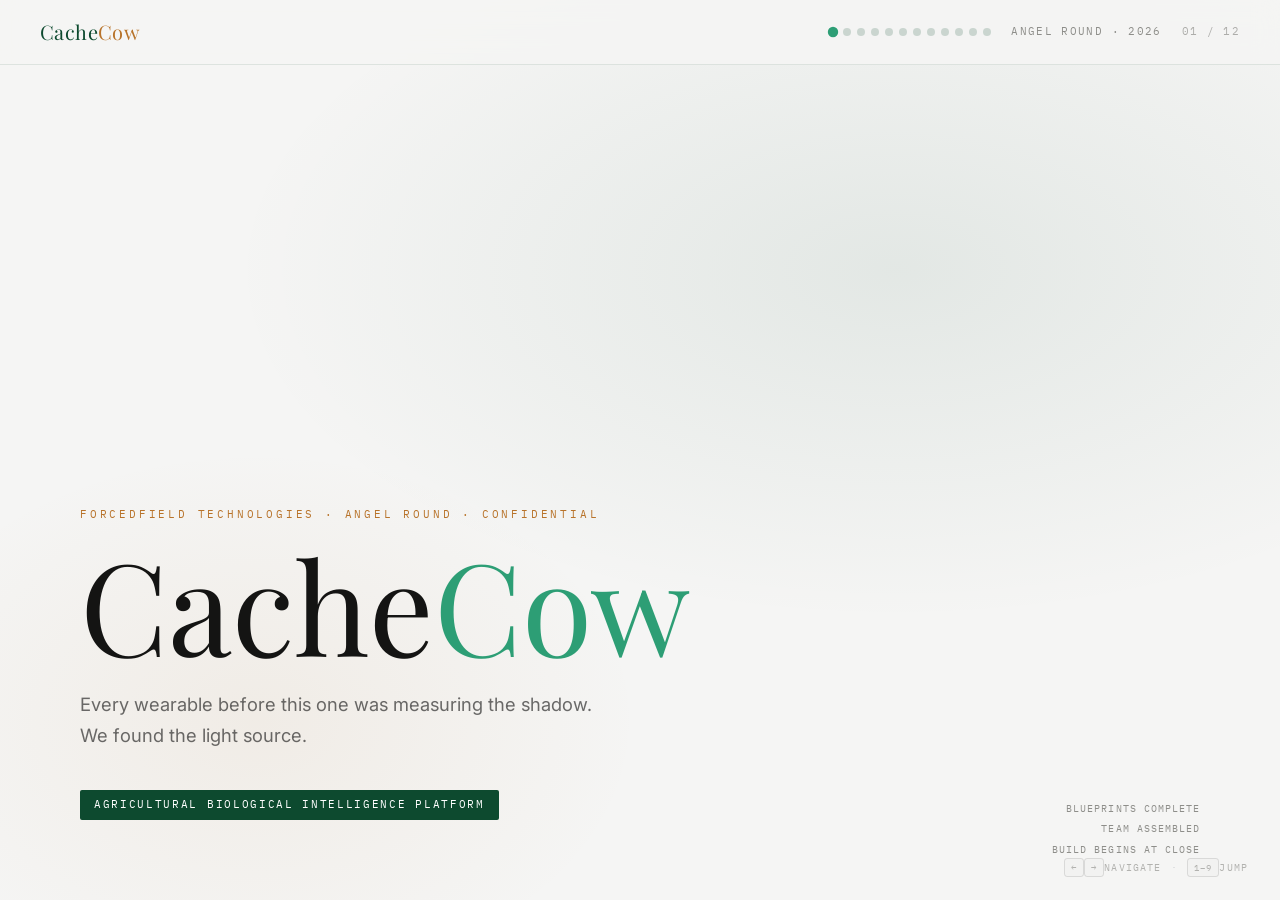
<file: shadow-pitch-v1.html>
<!DOCTYPE html>
<html lang="en">
<head>
<meta charset="UTF-8">
<meta name="viewport" content="width=device-width, initial-scale=1.0">
<title>CacheCow — Angel Round Pitch Deck</title>
<link rel="preconnect" href="https://fonts.googleapis.com">
<link href="https://fonts.googleapis.com/css2?family=DM+Serif+Display:ital@0;1&family=DM+Mono:wght@300;400;500&family=Instrument+Sans:ital,wght@0,400;0,600;1,400&family=Playfair+Display:ital,wght@0,400;0,700;0,900;1,400;1,700&family=Inter:wght@300;400;600&family=IBM+Plex+Mono:wght@400;500&display=swap" rel="stylesheet">
<script src="https://cdnjs.cloudflare.com/ajax/libs/gsap/3.12.5/gsap.min.js"></script>
<style>
  *, *::before, *::after { box-sizing: border-box; margin: 0; padding: 0; }

  :root {
    --ink:       #0A0F0D;
    --bone:      #F2EDE4;
    --leaf:      #2A5C3F;
    --leaf-mid:  #3D7A56;
    --leaf-lt:   #A8D4B8;
    --copper:    #8B4513;
    --copper-lt: #D4956A;
    --copper-pale: #F5E6D8;
    --slate:     #1C2B3A;
    --slate-lt:  #4A6580;
    --gold:      #9A7B2C;
    --gold-lt:   #E8D5A0;
    --white:     #FFFFFF;
    --mid:       #6B7280;
    --rule:      rgba(42,92,63,0.2);
  }

  html, body {
    height: 100%;
    overflow: hidden;
  }

  body {
    background: var(--ink);
    color: var(--bone);
    font-family: 'Instrument Sans', sans-serif;
    font-size: 16px;
    line-height: 1.6;
  }

  /* ── Nav ─────────────────────────────────────────────── */
  nav {
    position: fixed; top: 0; left: 0; right: 0; z-index: 100;
    display: flex; justify-content: space-between; align-items: center;
    padding: 16px 40px;
    background: rgba(10,15,13,0.92);
    backdrop-filter: blur(12px);
    border-bottom: 1px solid var(--rule);
  }
  .nav-logo {
    font-family: 'DM Serif Display', serif;
    font-size: 1.25rem;
    color: var(--leaf-lt);
    letter-spacing: 0.02em;
  }
  .nav-logo span { color: var(--copper-lt); }
  .nav-right {
    display: flex; align-items: center; gap: 20px;
  }
  .nav-slides {
    display: flex; gap: 6px;
  }
  .nav-dot {
    width: 8px; height: 8px; border-radius: 50%;
    background: var(--slate-lt); cursor: pointer;
    transition: background 0.2s, transform 0.2s;
    border: none;
  }
  .nav-dot:hover, .nav-dot.active { background: var(--leaf-lt); transform: scale(1.3); }
  .nav-label {
    font-family: 'DM Mono', monospace;
    font-size: 0.7rem; color: var(--mid);
    letter-spacing: 0.12em;
  }
  .slide-counter {
    font-family: 'DM Mono', monospace;
    font-size: 0.7rem; letter-spacing: 0.12em;
    color: rgba(107,114,128,0.6);
    min-width: 52px; text-align: right;
  }

  /* ── Deck container ──────────────────────────────────── */
  .deck {
    position: fixed;
    inset: 0;
  }

  /* ── Slides ───────────────────────────────────────────── */
  .slide {
    position: absolute;
    inset: 0;
    display: flex; flex-direction: column; justify-content: center;
    padding: 100px 80px 80px;
    overflow-y: auto;
    overflow-x: hidden;
    opacity: 0;
    pointer-events: none;
    z-index: 0;
  }

  .slide.active {
    opacity: 1;
    pointer-events: auto;
    z-index: 1;
  }

  /* subtle scrollbar */
  .slide::-webkit-scrollbar { width: 3px; }
  .slide::-webkit-scrollbar-track { background: transparent; }
  .slide::-webkit-scrollbar-thumb { background: rgba(42,92,63,0.25); border-radius: 2px; }

  /* subtle grain overlay */
  .slide::before {
    content: '';
    position: absolute; inset: 0;
    background-image: url("data:image/svg+xml,%3Csvg viewBox='0 0 200 200' xmlns='http://www.w3.org/2000/svg'%3E%3Cfilter id='n'%3E%3CfeTurbulence type='fractalNoise' baseFrequency='0.9' numOctaves='4' stitchTiles='stitch'/%3E%3C/filter%3E%3Crect width='100%25' height='100%25' filter='url(%23n)' opacity='0.04'/%3E%3C/svg%3E");
    opacity: 0.35;
    pointer-events: none;
    z-index: 0;
  }

  /* ensure content sits above grain */
  .slide > * { position: relative; z-index: 1; }

  .slide-num {
    font-family: 'DM Mono', monospace;
    font-size: 0.65rem; letter-spacing: 0.2em;
    color: var(--mid);
    margin-bottom: 32px;
    text-transform: uppercase;
  }

  h1 {
    font-family: 'DM Serif Display', serif;
    font-size: clamp(2.8rem, 6vw, 5.5rem);
    line-height: 1.05;
    color: var(--bone);
    font-weight: 400;
  }
  h1 em { font-style: italic; color: var(--leaf-lt); }
  h1 .cu { color: var(--copper-lt); }

  h2 {
    font-family: 'DM Serif Display', serif;
    font-size: clamp(1.8rem, 3.5vw, 2.8rem);
    color: var(--bone);
    font-weight: 400;
    line-height: 1.15;
    margin-bottom: 24px;
  }
  h2 em { font-style: italic; color: var(--leaf-lt); }

  h3 {
    font-family: 'Instrument Sans', sans-serif;
    font-size: 0.75rem; font-weight: 600;
    letter-spacing: 0.18em; text-transform: uppercase;
    color: var(--leaf-lt); margin-bottom: 12px;
  }

  p {
    font-size: 1.05rem; color: rgba(242,237,228,0.8);
    max-width: 640px; line-height: 1.75;
    margin-bottom: 16px;
  }
  p strong { color: var(--bone); font-weight: 600; }

  .big-stat {
    font-family: 'DM Serif Display', serif;
    font-size: clamp(3rem, 7vw, 6rem);
    color: var(--leaf-lt);
    line-height: 1;
  }
  .big-stat small {
    font-family: 'Instrument Sans', sans-serif;
    font-size: 1rem; color: var(--mid);
    display: block; margin-top: 6px;
    letter-spacing: 0.05em;
  }

  /* ── S1: Cover ─────────────────────────────────────────── */
  #s1 {
    background: var(--ink);
    justify-content: flex-end;
    padding-bottom: 80px;
  }
  .cover-bg {
    position: absolute; inset: 0;
    background: radial-gradient(ellipse 80% 60% at 70% 30%,
      rgba(42,92,63,0.18) 0%, transparent 65%),
      radial-gradient(ellipse 50% 50% at 20% 80%,
      rgba(139,69,19,0.12) 0%, transparent 60%);
    z-index: 0;
  }
  .cover-eyebrow {
    font-family: 'DM Mono', monospace;
    font-size: 0.7rem; letter-spacing: 0.25em;
    color: var(--copper-lt); text-transform: uppercase;
    margin-bottom: 20px;
  }
  .cover-title {
    font-family: 'DM Serif Display', serif;
    font-size: clamp(4rem, 10vw, 9rem);
    line-height: 0.95; color: var(--bone);
    font-weight: 400;
    margin-bottom: 24px;
  }
  .cover-title span { color: var(--leaf-lt); }
  .cover-sub {
    font-size: 1.15rem; color: rgba(242,237,228,0.65);
    max-width: 560px; line-height: 1.65;
    margin-bottom: 40px;
  }
  .cover-tag {
    display: inline-block;
    font-family: 'DM Mono', monospace;
    font-size: 0.7rem; letter-spacing: 0.15em;
    color: var(--ink); background: var(--leaf-lt);
    padding: 6px 14px; border-radius: 2px;
    text-transform: uppercase;
  }
  .cover-bottom {
    position: absolute; bottom: 40px; right: 80px;
    text-align: right;
    font-family: 'DM Mono', monospace;
    font-size: 0.65rem; color: var(--mid);
    letter-spacing: 0.1em; line-height: 2;
    z-index: 1;
  }

  /* ── Rule / divider ────────────────────────────────────── */
  .rule {
    width: 60px; height: 2px;
    background: var(--leaf-mid);
    margin: 24px 0;
  }
  .rule.copper { background: var(--copper-lt); }

  /* ── Two-col layout ────────────────────────────────────── */
  .two-col {
    display: grid;
    grid-template-columns: 1fr 1fr;
    gap: 60px; align-items: start;
  }
  .three-col {
    display: grid;
    grid-template-columns: repeat(3, 1fr);
    gap: 32px; margin-top: 40px;
  }

  /* ── Card ───────────────────────────────────────────────── */
  .card {
    border: 1px solid var(--rule);
    padding: 28px 24px;
    position: relative;
  }
  .card::before {
    content: '';
    position: absolute; top: 0; left: 0; right: 0;
    height: 2px;
    background: var(--leaf-mid);
  }
  .card.copper-card::before { background: var(--copper-lt); }
  .card.gold-card::before { background: var(--gold); }
  .card-label {
    font-family: 'DM Mono', monospace;
    font-size: 0.65rem; letter-spacing: 0.2em;
    color: var(--mid); text-transform: uppercase;
    margin-bottom: 10px;
  }
  .card-val {
    font-family: 'DM Serif Display', serif;
    font-size: 2.2rem; color: var(--leaf-lt);
    line-height: 1.1;
  }
  .card-val.copper { color: var(--copper-lt); }
  .card-val.gold { color: var(--gold-lt); }
  .card-desc {
    font-size: 0.85rem; color: rgba(242,237,228,0.6);
    margin-top: 8px; line-height: 1.55;
  }

  /* ── Quote / callout ───────────────────────────────────── */
  .callout {
    border: 1px solid rgba(42,92,63,0.28);
    padding: 20px 24px;
    background: rgba(42,92,63,0.06);
    margin: 24px 0;
  }
  .callout p {
    font-family: 'DM Serif Display', serif;
    font-size: 1.25rem; font-style: italic;
    color: var(--bone); max-width: 700px;
    line-height: 1.55; margin: 0;
  }
  .callout.copper-callout {
    border-color: rgba(139,69,19,0.3);
    background: rgba(139,69,19,0.06);
  }

  /* ── Pyramid ────────────────────────────────────────────── */
  .pyramid-wrap {
    display: flex; flex-direction: column; gap: 4px;
    width: 100%; max-width: 540px;
  }
  .pyr-row {
    display: flex; align-items: center; gap: 16px;
    padding: 16px 20px;
    transition: background 0.2s;
  }
  .pyr-row:hover { background: rgba(42,92,63,0.08); }
  .pyr-title {
    font-size: 0.9rem; font-weight: 600;
    color: var(--bone); margin-bottom: 2px;
  }
  .pyr-row.lx .pyr-title { color: var(--mid); }
  .pyr-desc {
    font-size: 0.78rem; color: rgba(242,237,228,0.5);
    line-height: 1.4;
  }
  .pyr-owner {
    font-family: 'DM Mono', monospace;
    font-size: 0.6rem; letter-spacing: 0.1em;
    margin-left: auto; flex-shrink: 0;
    color: var(--mid);
  }
  .pyr-owner.ours { color: var(--leaf-lt); }

  /* ── Timeline ───────────────────────────────────────────── */
  .timeline {
    display: flex; gap: 0;
    margin-top: 40px; position: relative;
  }
  .timeline::before {
    content: '';
    position: absolute; top: 28px; left: 0; right: 0;
    height: 1px; background: var(--rule);
  }
  .tl-item {
    flex: 1; padding: 0 12px; position: relative;
  }
  .tl-dot {
    width: 14px; height: 14px; border-radius: 50%;
    background: var(--leaf-mid);
    border: 2px solid var(--ink);
    margin-bottom: 16px;
    position: relative; z-index: 1;
  }
  .tl-dot.copper { background: var(--copper-lt); }
  .tl-dot.gold { background: var(--gold); }
  .tl-dot.dim { background: var(--slate-lt); }
  .tl-time {
    font-family: 'DM Mono', monospace;
    font-size: 0.62rem; letter-spacing: 0.1em;
    color: var(--mid); margin-bottom: 6px;
  }
  .tl-label {
    font-size: 0.85rem; font-weight: 600;
    color: var(--bone); margin-bottom: 4px;
  }
  .tl-desc {
    font-size: 0.75rem; color: rgba(242,237,228,0.5);
    line-height: 1.4;
  }

  /* ── Table ──────────────────────────────────────────────── */
  .data-table {
    width: 100%; border-collapse: collapse;
    margin-top: 24px;
    font-size: 0.88rem;
  }
  .data-table th {
    font-family: 'DM Mono', monospace;
    font-size: 0.62rem; letter-spacing: 0.15em;
    color: var(--mid); text-align: left;
    padding: 10px 16px; text-transform: uppercase;
    border-bottom: 1px solid var(--rule);
  }
  .data-table td {
    padding: 12px 16px; color: rgba(242,237,228,0.8);
    border-bottom: 1px solid rgba(42,92,63,0.1);
    vertical-align: top;
  }
  .data-table tr:hover td { background: rgba(42,92,63,0.05); }
  .data-table .hl { color: var(--leaf-lt); font-weight: 600; }
  .data-table .cu { color: var(--copper-lt); font-weight: 600; }
  .data-table .go { color: var(--gold-lt); font-weight: 600; }

  /* ── Competitor compare ─────────────────────────────────── */
  .vs-grid {
    display: grid;
    grid-template-columns: 180px 1fr 1fr;
    gap: 0; margin-top: 32px;
    border: 1px solid var(--rule);
  }
  .vs-hdr {
    padding: 16px; font-family: 'DM Mono', monospace;
    font-size: 0.65rem; letter-spacing: 0.15em;
    text-transform: uppercase; text-align: center;
  }
  .vs-hdr.halter { background: rgba(192,57,43,0.15); color: #E8A09A; }
  .vs-hdr.cc { background: rgba(42,92,63,0.2); color: var(--leaf-lt); }
  .vs-hdr.dim { background: rgba(255,255,255,0.03); color: var(--mid); }
  .vs-row { display: contents; }
  .vs-cell {
    padding: 12px 16px; border-top: 1px solid var(--rule);
    font-size: 0.83rem; color: rgba(242,237,228,0.75);
  }
  .vs-cell.label {
    color: var(--mid); font-size: 0.78rem;
    background: rgba(255,255,255,0.02);
  }
  .vs-cell.bad { color: #E8A09A; }
  .vs-cell.good { color: var(--leaf-lt); font-weight: 600; }

  /* ── Fund use ───────────────────────────────────────────── */
  .fund-bars { margin-top: 32px; }
  .fund-item { margin-bottom: 20px; }
  .fund-header {
    display: flex; justify-content: space-between;
    margin-bottom: 8px;
  }
  .fund-name { font-size: 0.88rem; color: var(--bone); }
  .fund-amt {
    font-family: 'DM Mono', monospace;
    font-size: 0.8rem; color: var(--leaf-lt);
  }
  .fund-bar-bg {
    height: 4px; background: rgba(255,255,255,0.08);
    border-radius: 2px; overflow: hidden;
  }
  .fund-bar-fill {
    height: 100%; background: var(--leaf-mid);
    border-radius: 2px;
    transition: width 1.5s cubic-bezier(.19,1,.22,1);
  }
  .fund-bar-fill.copper { background: var(--copper-lt); }
  .fund-bar-fill.slate { background: var(--slate-lt); }
  .fund-note {
    font-size: 0.75rem; color: rgba(242,237,228,0.4);
    margin-top: 6px;
  }

  /* ── List ───────────────────────────────────────────────── */
  ul.clean {
    list-style: none; margin-top: 16px;
  }
  ul.clean li {
    padding: 10px 0 10px 24px;
    position: relative;
    font-size: 0.9rem; color: rgba(242,237,228,0.75);
    border-bottom: 1px solid rgba(42,92,63,0.12);
    line-height: 1.5;
  }
  ul.clean li::before {
    content: '→';
    position: absolute; left: 0;
    color: var(--leaf-lt); font-size: 0.8rem;
  }
  ul.clean li strong { color: var(--bone); }

  /* ── Semantic utility classes ───────────────────────────── */
  .callout-lead {
    font-family: 'DM Serif Display', serif;
    font-size: 1.15rem; font-style: italic;
    color: var(--bone); line-height: 1.6;
    margin-bottom: 16px;
  }
  .chart-caption {
    font-size: 0.78rem; color: var(--mid);
    margin-top: 8px; line-height: 1.5;
  }
  .fine-print {
    font-size: 0.8rem; color: var(--mid);
    font-style: italic; margin: 0;
    opacity: 0.72;
  }

  /* ── Tier cards (S8) ─────────────────────────────────────── */
  .tier-card {
    border: 1px solid var(--rule);
    padding: 28px 24px; position: relative;
  }
  .tier-card::before {
    content: '';
    position: absolute; top: 0; left: 0; right: 0;
    height: 2px;
  }
  .tier-leaf  { border-color: rgba(13,74,47,0.25); }
  .tier-leaf::before  { background: var(--leaf-mid); }
  .tier-copper { border-color: rgba(122,64,16,0.25); }
  .tier-copper::before { background: var(--copper-lt); }
  .tier-gold  { border-color: rgba(154,123,44,0.25); }
  .tier-gold::before  { background: var(--gold); }
  .tier-headline {
    font-family: 'DM Serif Display', serif;
    font-size: 1.8rem; color: var(--leaf-lt);
    margin-bottom: 12px; line-height: 1.1;
  }
  .tier-headline-copper { color: var(--copper-lt); }
  .tier-headline-gold   { color: var(--gold-lt); }
  .tier-label-copper { color: var(--copper-lt); }
  .tier-label-gold   { color: var(--gold-lt); }
  .tier-body {
    font-size: 0.83rem; color: rgba(242,237,228,0.65);
    margin-bottom: 16px; line-height: 1.55;
  }
  .tier-meta {
    font-family: 'DM Mono', monospace;
    font-size: 0.65rem; color: var(--mid);
    letter-spacing: 0.12em; margin-top: 4px;
  }

  /* ── India slide accent ─────────────────────────────────── */
  .india-num {
    font-family: 'DM Serif Display', serif;
    font-size: clamp(5rem, 12vw, 10rem);
    line-height: 0.9;
    color: transparent;
    -webkit-text-stroke: 1px rgba(212,149,106,0.4);
    position: absolute; right: 40px; bottom: 60px;
    pointer-events: none; user-select: none;
    z-index: 0;
  }

  /* ── Shadow slide ───────────────────────────────────────── */
  .shadow-visual {
    display: flex; align-items: flex-end; gap: 0;
    height: 180px; margin: 40px 0;
  }
  .shadow-bar {
    flex: 1;
    display: flex; flex-direction: column;
    justify-content: flex-end; align-items: center;
    gap: 8px;
  }
  .shadow-fill {
    width: 100%;
    border-radius: 3px 3px 0 0;
    transition: height 1.2s cubic-bezier(.19,1,.22,1);
  }
  .shadow-lbl {
    font-family: 'DM Mono', monospace;
    font-size: 0.62rem; letter-spacing: 0.1em;
    color: var(--mid); text-align: center;
    writing-mode: horizontal-tb;
    padding: 0 8px;
  }

  /* ── GeoESN ─────────────────────────────────────────────── */
  .theorem-box {
    border: 1px solid rgba(168,212,184,0.25);
    padding: 24px;
    background: rgba(42,92,63,0.06);
    margin-bottom: 16px;
    position: relative;
  }
  .theorem-box::before {
    content: 'THEOREM';
    position: absolute; top: -9px; left: 16px;
    font-family: 'DM Mono', monospace;
    font-size: 0.55rem; letter-spacing: 0.2em;
    background: var(--ink);
    padding: 0 8px; color: var(--leaf-lt);
  }
  .theorem-title {
    font-family: 'DM Serif Display', serif;
    font-size: 1.1rem; color: var(--bone);
    margin-bottom: 8px;
  }
  .theorem-body {
    font-size: 0.83rem; color: rgba(242,237,228,0.65);
    line-height: 1.6; margin: 0;
    max-width: 100%;
  }
  .theorem-implication {
    font-size: 0.8rem; color: var(--leaf-lt);
    margin-top: 10px; font-weight: 600;
  }

  /* ── Close slide ────────────────────────────────────────── */
  #s12 { background: var(--leaf); }
  #s12 .cover-bg {
    background: radial-gradient(ellipse 80% 60% at 30% 50%,
      rgba(10,15,13,0.6) 0%, transparent 70%);
  }
  #s12 h1 { color: var(--bone); }
  #s12 p { color: rgba(242,237,228,0.85); }
  .ask-box {
    border: 1px solid rgba(242,237,228,0.3);
    padding: 32px 36px; display: inline-block;
    margin-top: 24px;
  }
  .ask-amt {
    font-family: 'DM Serif Display', serif;
    font-size: clamp(2.5rem, 5vw, 4rem);
    color: var(--bone); line-height: 1;
  }
  .ask-range {
    font-family: 'DM Mono', monospace;
    font-size: 0.75rem; color: rgba(242,237,228,0.6);
    letter-spacing: 0.1em; margin-top: 8px;
  }

  /* ── Keyboard hint ──────────────────────────────────────── */
  /* ── Click zones ──────────────────────────────────────────── */
  #clickBack, #clickFwd {
    position: fixed; top: 0; bottom: 0;
    width: 33%; z-index: 50;
    cursor: pointer;
    /* Invisible — no background, no border */
    -webkit-tap-highlight-color: transparent;
    user-select: none;
  }
  #clickBack { left: 0; }
  #clickFwd  { right: 0; }

  .key-hint {
    position: fixed; bottom: 24px; right: 32px;
    font-family: 'DM Mono', monospace;
    font-size: 0.6rem; letter-spacing: 0.12em;
    color: var(--mid); text-transform: uppercase;
    display: flex; align-items: center; gap: 7px;
    opacity: 0.65;
    transition: opacity 0.6s ease;
    pointer-events: none;
    z-index: 200;
  }
  .key-hint.hidden { opacity: 0; }
  .hint-sep { color: rgba(107,114,128,0.4); margin: 0 2px; }
  .hint-touch { display: none; }
  @media (hover: none) and (pointer: coarse) {
    .hint-keys { display: none; }
    .hint-touch { display: inline; }
  }
  .key-hint kbd {
    font-family: 'DM Mono', monospace;
    font-size: 0.58rem;
    border: 1px solid rgba(107,114,128,0.35);
    padding: 2px 6px; border-radius: 3px;
    color: rgba(107,114,128,0.8);
    background: rgba(255,255,255,0.03);
  }

  /* ── Fade-in elements ───────────────────────────────────── */
  .fade-in {
    opacity: 0; transform: translateY(14px);
    transition: opacity 0.72s cubic-bezier(0.16, 1, 0.3, 1),
                transform 0.72s cubic-bezier(0.16, 1, 0.3, 1);
  }
  .fade-in.visible { opacity: 1; transform: translateY(0); }
  .fade-in.d1 { transition-delay: 0.25s; }
  .fade-in.d2 { transition-delay: 0.55s; }
  .fade-in.d3 { transition-delay: 0.9s; }
  .fade-in.d4 { transition-delay: 1.3s; }
  .fade-in.d5 { transition-delay: 1.75s; }

  @media (prefers-reduced-motion: reduce) {
    .fade-in {
      transform: none;
      transition: opacity 0.2s ease;
    }
    .fund-bar-fill { transition: width 0.3s ease !important; }
    .shadow-fill, .shadow-visual * { transition: none !important; }
  }

  /* ════════════════════════════════════════════════════════════
     V2 — DESIGN SYSTEM ALIGNMENT (LIGHT)
  ════════════════════════════════════════════════════════════ */

  [data-v="2"] {
    --ink:          #141413;
    --bone:         #F5F5F4;
    --leaf:         #0D4A2F;
    --leaf-mid:     #2D9E75;
    --leaf-lt:      #1A7A50;
    --copper:       #7A4010;
    --copper-lt:    #B8732A;
    --copper-pale:  #F5EDE0;
    --slate:        #2A2A28;
    --slate-lt:     #6B7280;
    --gold:         #9A7B2C;
    --gold-lt:      #B8922A;
    --mid:          #8E8E8A;
    --rule:         rgba(13,74,47,0.12);
  }

  [data-v="2"] body {
    background: var(--bone);
    color: var(--ink);
    font-family: 'Inter', sans-serif;
  }

  /* Nav */
  [data-v="2"] nav {
    background: rgba(245,245,244,0.92);
    border-bottom-color: rgba(13,74,47,0.1);
  }
  [data-v="2"] .nav-logo { font-family: 'Playfair Display', serif; color: var(--leaf); }
  [data-v="2"] .nav-logo span { color: var(--copper-lt); }

  /* Slides */
  [data-v="2"] .slide { background: var(--bone); }
  [data-v="2"] .slide::before { opacity: 0.1; }
  [data-v="2"] .slide::-webkit-scrollbar-thumb { background: rgba(13,74,47,0.15); }
  [data-v="2"] #s1 { background: var(--bone); }
  [data-v="2"] #s1 .cover-bg {
    background: radial-gradient(ellipse 80% 60% at 70% 30%,
      rgba(13,74,47,0.08) 0%, transparent 65%),
      radial-gradient(ellipse 50% 50% at 20% 80%,
      rgba(180,115,42,0.07) 0%, transparent 60%);
  }

  /* Display typography — Playfair */
  [data-v="2"] h1,
  [data-v="2"] h2,
  [data-v="2"] .cover-title,
  [data-v="2"] .big-stat,
  [data-v="2"] .card-val,
  [data-v="2"] .ask-amt,
  [data-v="2"] .theorem-title,
  [data-v="2"] .callout p { font-family: 'Playfair Display', serif; }

  [data-v="2"] h1 { color: var(--ink); }
  [data-v="2"] h2 { color: var(--ink); }
  [data-v="2"] h2 em { color: var(--leaf-mid); }
  [data-v="2"] .cover-title { color: var(--ink); }
  [data-v="2"] .cover-title span { color: var(--leaf-mid); }
  [data-v="2"] #s12 h1 { color: var(--bone); }

  /* Body typography — Inter */
  [data-v="2"] body,
  [data-v="2"] p,
  [data-v="2"] .cover-sub,
  [data-v="2"] .card-desc,
  [data-v="2"] .pyr-title,
  [data-v="2"] .pyr-desc,
  [data-v="2"] .tl-label,
  [data-v="2"] .tl-desc,
  [data-v="2"] .fund-name,
  [data-v="2"] .fund-note,
  [data-v="2"] ul.clean li,
  [data-v="2"] .vs-cell,
  [data-v="2"] .data-table td { font-family: 'Inter', sans-serif; }

  /* Mono/label typography — IBM Plex Mono */
  [data-v="2"] h3,
  [data-v="2"] .slide-num,
  [data-v="2"] .card-label,
  [data-v="2"] .cover-eyebrow,
  [data-v="2"] .cover-bottom,
  [data-v="2"] .cover-tag,
  [data-v="2"] .nav-label,
  [data-v="2"] .slide-counter,
  [data-v="2"] .key-hint,
  [data-v="2"] .key-hint kbd,
  [data-v="2"] .pyr-owner,
  [data-v="2"] .tl-time,
  [data-v="2"] .fund-amt,
  [data-v="2"] .shadow-lbl,
  [data-v="2"] .ask-range,
  [data-v="2"] .data-table th { font-family: 'IBM Plex Mono', monospace; }

  /* Text colors */
  [data-v="2"] p { color: rgba(20,20,19,0.72); }
  [data-v="2"] p strong { color: var(--ink); }
  [data-v="2"] .slide-num { color: var(--mid); }
  [data-v="2"] .cover-eyebrow { color: var(--copper-lt); }
  [data-v="2"] .cover-sub { color: rgba(20,20,19,0.62); }
  [data-v="2"] .cover-bottom { color: var(--mid); }
  [data-v="2"] .cover-tag { color: #fff; background: var(--leaf); }

  /* Rule */
  [data-v="2"] .rule { background: var(--leaf-mid); }
  [data-v="2"] .rule.copper { background: var(--copper-lt); }

  /* Cards */
  [data-v="2"] .card { background: #fff; border-color: rgba(13,74,47,0.1); box-shadow: 0 2px 12px rgba(13,74,47,0.04); }
  [data-v="2"] .card-desc { color: rgba(20,20,19,0.52); }
  [data-v="2"] .card-label { color: var(--mid); }

  /* Callouts */
  [data-v="2"] .callout { background: rgba(13,74,47,0.04); border-color: rgba(13,74,47,0.2); }
  [data-v="2"] .callout p { color: var(--ink); }
  [data-v="2"] .callout.copper-callout { background: rgba(122,64,16,0.04); border-color: rgba(122,64,16,0.22); }

  /* Tables */
  [data-v="2"] .data-table th { color: var(--mid); border-bottom-color: rgba(13,74,47,0.12); }
  [data-v="2"] .data-table td { color: rgba(20,20,19,0.72); border-bottom-color: rgba(13,74,47,0.07); }
  [data-v="2"] .data-table tr:hover td { background: rgba(13,74,47,0.03); }

  /* Theorem boxes */
  [data-v="2"] .theorem-box { background: rgba(13,74,47,0.04); border-color: rgba(13,74,47,0.16); }
  [data-v="2"] .theorem-box::before { background: var(--bone); color: var(--leaf); }
  [data-v="2"] .theorem-title { color: var(--ink); }
  [data-v="2"] .theorem-body { color: rgba(20,20,19,0.62); }
  [data-v="2"] .theorem-implication { color: var(--leaf); }

  /* Pyramid */
  [data-v="2"] .pyr-title { color: var(--ink); }
  [data-v="2"] .pyr-row.lx .pyr-title { color: var(--mid); }
  [data-v="2"] .pyr-desc { color: rgba(20,20,19,0.48); }
  [data-v="2"] .pyr-row:hover { background: rgba(13,74,47,0.04); }

  /* Timeline */
  [data-v="2"] .timeline::before { background: rgba(13,74,47,0.12); }
  [data-v="2"] .tl-dot { border-color: var(--bone); }
  [data-v="2"] .tl-time { color: var(--mid); }
  [data-v="2"] .tl-label { color: var(--ink); }
  [data-v="2"] .tl-desc { color: rgba(20,20,19,0.48); }

  /* Fund bars */
  [data-v="2"] .fund-name { color: var(--ink); }
  [data-v="2"] .fund-note { color: rgba(20,20,19,0.38); }
  [data-v="2"] .fund-bar-bg { background: rgba(0,0,0,0.06); }

  /* Lists */
  [data-v="2"] ul.clean li { color: rgba(20,20,19,0.72); border-bottom-color: rgba(13,74,47,0.08); }
  [data-v="2"] ul.clean li::before { color: var(--leaf-mid); }
  [data-v="2"] ul.clean li strong { color: var(--ink); }

  /* VS Grid */
  [data-v="2"] .vs-grid { border-color: rgba(13,74,47,0.12); }
  [data-v="2"] .vs-hdr.dim { background: rgba(0,0,0,0.02); color: var(--mid); }
  [data-v="2"] .vs-cell { border-top-color: rgba(13,74,47,0.07); color: rgba(20,20,19,0.72); }
  [data-v="2"] .vs-cell.label { color: var(--mid); background: rgba(0,0,0,0.015); }

  /* Nav dots + misc */
  [data-v="2"] .nav-dot { background: rgba(13,74,47,0.18); }
  [data-v="2"] .nav-dot:hover, [data-v="2"] .nav-dot.active { background: var(--leaf-mid); }
  [data-v="2"] .nav-label { color: var(--mid); }
  [data-v="2"] .slide-counter { color: rgba(142,142,138,0.7); }
  [data-v="2"] .india-num { -webkit-text-stroke-color: rgba(180,115,42,0.25); }
  [data-v="2"] .key-hint { color: var(--mid); }
  [data-v="2"] .key-hint kbd { border-color: rgba(74,74,72,0.22); color: var(--mid); background: rgba(0,0,0,0.025); }

  /* Semantic utility overrides */
  [data-v="2"] .callout-lead { color: var(--ink); }
  [data-v="2"] .tier-body { color: rgba(20,20,19,0.58); }
  [data-v="2"] .tier-leaf  { border-color: rgba(13,74,47,0.18); }
  [data-v="2"] .tier-copper { border-color: rgba(122,64,16,0.18); }
  [data-v="2"] .tier-gold  { border-color: rgba(154,123,44,0.18); }

  /* S12 close — stays dark green, all text must be light */
  [data-v="2"] #s12 p { color: rgba(245,245,244,0.85); }
  /* Strong phrases on the green slide: full bone so they pop */
  [data-v="2"] #s12 ul.clean li strong { color: #F5F5F4; }
  /* Section heading on green */
  [data-v="2"] #s12 h3 { color: rgba(245,245,244,0.5); }
  /* Arrow markers: use gold so they read against the dark green */
  [data-v="2"] #s12 ul.clean li::before { color: var(--gold-lt); }
  /* List item border on green */
  [data-v="2"] #s12 ul.clean li { border-bottom-color: rgba(245,245,244,0.1); }

  /* ── Responsive ─────────────────────────────────────────── */
  @media (max-width: 768px) {
    .slide { padding: 80px 24px 60px; }
    nav { padding: 14px 20px; }
    .nav-slides { display: none; }
    .nav-label { display: none; }
    .two-col, .three-col { grid-template-columns: 1fr; gap: 24px; }
    .vs-grid { grid-template-columns: 100px 1fr 1fr; }
    .cover-bottom { right: 24px; }
    .india-num { font-size: 4rem; right: 12px; bottom: 40px; }
    h1 { font-size: clamp(2rem, 8vw, 3.5rem); }
    h2 { font-size: clamp(1.4rem, 5vw, 2rem); }
    .cover-title { font-size: clamp(3rem, 14vw, 6rem); }
    .pyramid-wrap { max-width: 100%; }
    .pyr-owner { display: none; }
    .timeline { flex-wrap: wrap; }
    .tl-item { flex: 0 0 50%; padding: 0 8px 24px; }
    .key-hint { bottom: 16px; right: 16px; }
    .cover-bottom { display: none; }
  }

  @media (max-width: 480px) {
    .slide { padding: 72px 18px 48px; }
    nav { padding: 12px 16px; }
    .slide-counter { display: none; }
    .three-col { gap: 16px; }
    .card { padding: 20px 16px; }
    .tl-item { flex: 0 0 100%; }
    .vs-grid { display: none; } /* too cramped; skip on smallest screens */
  }
</style>
</head>
<body data-v="2">

<!-- ── NAV ──────────────────────────────────────────────────── -->
<nav>
  <div class="nav-logo">Cache<span>Cow</span></div>
  <div class="nav-right">
    <div class="nav-slides" id="navDots"></div>
    <div class="nav-label">ANGEL ROUND · 2026</div>
    <div class="slide-counter" id="slideCounter">01 / 12</div>
  </div>
</nav>

<div class="key-hint" id="keyHint">
  <span class="hint-keys"><kbd>←</kbd><kbd>→</kbd><span>navigate</span>
  <span class="hint-sep">·</span>
  <kbd>1–9</kbd><span>jump</span></span>
  <span class="hint-touch">swipe to navigate</span>
</div>

<!-- ── DECK ─────────────────────────────────────────────────── -->
<div class="deck" id="deck">

<!-- ═══════════════════════════════════════════════════════════
  S1 — COVER
═══════════════════════════════════════════════════════════ -->
<section class="slide" id="s1">
  <div class="cover-bg"></div>
  <div class="cover-eyebrow fade-in">ForcedField Technologies · Angel Round · Confidential</div>
  <div class="cover-title fade-in d1">Cache<span>Cow</span></div>
  <div class="cover-sub fade-in d2">
    Every wearable before this one was measuring the shadow.<br>
    We found the light source.
  </div>
  <div class="fade-in d3">
    <span class="cover-tag">Agricultural Biological Intelligence Platform</span>
  </div>
  <div class="cover-bottom fade-in d4">
    BLUEPRINTS COMPLETE<br>
    TEAM ASSEMBLED<br>
    BUILD BEGINS AT CLOSE
  </div>
</section>

<!-- ═══════════════════════════════════════════════════════════
  S2 — THE PROBLEM: MEASURING SHADOWS
═══════════════════════════════════════════════════════════ -->
<section class="slide" id="s2">
  <div class="slide-num fade-in">01 — THE PROBLEM</div>
  <div class="two-col">
    <div>
      <h2 class="fade-in d1">The entire industry has been measuring <em>shadows.</em></h2>
      <div class="rule fade-in d2"></div>
      <p class="fade-in d2">GPS position is a shadow of movement. Movement is a shadow of behaviour. Behaviour is a shadow of biology. Every precision livestock platform ever built — including the best one, Halter — has been working with proxies of proxies.</p>
      <p class="fade-in d3">When Halter's Cowgorithm detects that Cow #4721 is 47 seconds from the virtual fence, it knows where she is. It has never known why. It has no idea that her cardiac baseline shifted eleven days ago, that her gait is showing the pre-lameness signature she displayed six weeks before her last episode, or that she's not heading for the fence — she's heading for the shade behind it.</p>
      <div class="callout fade-in d4">
        <p>"The Cowgorithm is a shadow-measuring machine. An extraordinarily well-engineered, billion-dollar shadow-measuring machine — but the shadow is all it has ever touched."</p>
      </div>
    </div>
    <div>
      <div class="fade-in d2">
        <h3>What every wearable actually captures</h3>
        <div class="shadow-visual" id="shadowVis">
          <div class="shadow-bar">
            <div class="shadow-fill" style="height:160px;background:rgba(42,92,63,0.9);"></div>
            <div class="shadow-lbl">BIOLOGY<br>(reality)</div>
          </div>
          <div class="shadow-bar">
            <div class="shadow-fill" style="height:110px;background:rgba(42,92,63,0.55);"></div>
            <div class="shadow-lbl">PHYSIOLOGY<br>(1st proxy)</div>
          </div>
          <div class="shadow-bar">
            <div class="shadow-fill" style="height:72px;background:rgba(42,92,63,0.35);"></div>
            <div class="shadow-lbl">BEHAVIOUR<br>(2nd proxy)</div>
          </div>
          <div class="shadow-bar">
            <div class="shadow-fill" style="height:42px;background:rgba(42,92,63,0.2);"></div>
            <div class="shadow-lbl">MOVEMENT<br>(3rd proxy)</div>
          </div>
          <div class="shadow-bar">
            <div class="shadow-fill" style="height:22px;background:rgba(192,57,43,0.5);"></div>
            <div class="shadow-lbl">GPS POS.<br>(Halter)</div>
          </div>
        </div>
        <p class="chart-caption">The further from the source, the less you know.</p>
      </div>
      <div class="three-col fade-in d3" style="margin-top:24px;gap:16px;">
        <div class="card">
          <div class="card-label">Livestock on Earth</div>
          <div class="card-val">1.5B</div>
          <div class="card-desc">cattle. Every one a biological system being monitored by its shadow.</div>
        </div>
        <div class="card copper-card">
          <div class="card-label">Halter's reach</div>
          <div class="card-val copper">1M</div>
          <div class="card-desc">collared. NZ$1.65B valuation. Shadow-measurement perfected.</div>
        </div>
        <div class="card">
          <div class="card-label">Untouched</div>
          <div class="card-val">99.96%</div>
          <div class="card-desc">of the world's cattle have never been monitored at any level.</div>
        </div>
      </div>
    </div>
  </div>
</section>

<!-- ═══════════════════════════════════════════════════════════
  S3 — THE INSIGHT: EAR TAG + BIOLOGY
═══════════════════════════════════════════════════════════ -->
<section class="slide" id="s3">
  <div class="slide-num fade-in">02 — THE INSIGHT</div>
  <div class="two-col">
    <div>
      <h2 class="fade-in d1">The light source was always in the ear.</h2>
      <div class="rule fade-in d2"></div>
      <p class="fade-in d2">The ear is not an arbitrary location. It is the most informationally dense external site on a bovine — adjacent to the temporal artery, adjacent to the auricular muscles, at the acoustic focal point of the pinna, in proximity to the vestibular system.</p>
      <p class="fade-in d3">Every cow on Earth is already legally required to wear an ear tag. ISO 11784/11785. Mandated in New Zealand, Australia, the EU, and increasingly in the US. We didn't create a new device category. We made the mandatory device <strong>intelligent.</strong></p>
      <p class="fade-in d3">The thermal engineering problem solved itself. Copper traces run along the ear tag perimeter to distribute heat. Those traces accidentally formed a transmission line geometry that couples inductively to the ranch's existing copper telephone infrastructure — solving the indoor dairy connectivity problem that GPS, LoRa, UHF RFID, and Wi-Fi all fail at simultaneously.</p>
      <div class="callout copper-callout fade-in d4">
        <p>"We didn't choose the ear because it was convenient. We chose it because the ear is where the animal's own nervous system concentrates its most sensitive monitoring. We put our nervous system where hers already was."</p>
      </div>
    </div>
    <div class="fade-in d2">
      <h3>What the ear tag location provides</h3>
      <ul class="clean" style="margin-top:16px;">
        <li><strong>Temporal artery proximity</strong> — passive cardiac rhythm detection via bio-magnetic field. No contact electrodes required.</li>
        <li><strong>Auricular muscle complex</strong> — continuous autonomic arousal state. The ears tell you stress before the body does.</li>
        <li><strong>Acoustic focal point</strong> — directional audio delivered at sub-threshold levels via bone conduction. The animal hears the fence before she reaches it.</li>
        <li><strong>Vascularised cartilage</strong> — core temperature proxy within ±0.3°C. Fever detection days before clinical presentation.</li>
        <li><strong>Copper trace perimeter</strong> — thermal distribution that accidentally created inductive coupling to telephone infrastructure.</li>
        <li><strong>Vestibular proximity</strong> — balance and orientation processing. Pre-lameness gait detection 14 days in advance.</li>
      </ul>
      <div class="callout fade-in d4" style="margin-top:24px;">
        <p>Form factor: 8–12 grams. Halter's collar: 1,420 grams. The difference is not engineering. It is philosophy.</p>
      </div>
    </div>
  </div>
</section>

<!-- ═══════════════════════════════════════════════════════════
  S4 — COWCULUS, MACHINE HERDING & CEI
═══════════════════════════════════════════════════════════ -->
<section class="slide" id="s4">
  <div class="slide-num fade-in">03 — COMPETITIVE POSITION</div>
  <h2 class="fade-in d1">CacheCow invented Cowculus.<br>CacheCow invented Machine Herding.<br><em>CacheCow is not an algorithm.</em></h2>
  <div class="rule fade-in d2"></div>
  <div class="two-col" style="margin-top:32px;">
    <div>
      <p class="fade-in d2">Halter perfected the Cowgorithm — GPS-boundary management applied reactively to population-averaged rules. Genuinely brilliant engineering. We respect it without reservation. It is also precisely as far as they went.</p>
      <p class="fade-in d3">Cowculus and Machine Herding are CacheCow inventions. The two layers above the Cowgorithm do not exist anywhere in any competitor's architecture. Investors will ask whether CacheCow competes with Halter. The honest answer: Halter answered <em>where is the cow?</em> CacheCow invented the science of what that question can never tell you.</p>
      <div class="callout fade-in d4">
        <p>"A cowgorithm must obey the laws of cowculus and have the proper inference for machine herding."</p>
      </div>
    </div>
    <div class="fade-in d2">
      <div class="pyramid-wrap">
        <div class="pyr-row l3">
          <div class="pyr-body">
            <div class="pyr-title">Coordinated Edge Intelligence</div>
            <div class="pyr-desc">Who is the animal? Biology, identity, intent, history. The herd as a distributed neuromorphic computer.</div>
          </div>
          <div class="pyr-owner ours">CacheCow</div>
        </div>
        <div class="pyr-row l2">
          <div class="pyr-body">
            <div class="pyr-title">Cowculus</div>
            <div class="pyr-desc">What is she doing? Patterns, trajectories, predictions from sensor data.</div>
          </div>
          <div class="pyr-owner ours">CacheCow invented</div>
        </div>
        <div class="pyr-row l1">
          <div class="pyr-body">
            <div class="pyr-title">Machine Herding</div>
            <div class="pyr-desc">Where is she? Location, containment, movement. Virtual fencing.</div>
          </div>
          <div class="pyr-owner ours">CacheCow invented</div>
        </div>
        <div class="pyr-row lx">
          <div class="pyr-body">
            <div class="pyr-title">The Cowgorithm</div>
            <div class="pyr-desc">Population-averaged rules applied reactively to GPS boundary crossings.</div>
          </div>
          <div class="pyr-owner">Halter stops here</div>
        </div>
      </div>
    </div>
  </div>
</section>

<!-- ═══════════════════════════════════════════════════════════
  S5 — HARDWARE
═══════════════════════════════════════════════════════════ -->
<section class="slide" id="s5">
  <div class="slide-num fade-in">04 — THE HARDWARE</div>
  <h2 class="fade-in d1">Nine components. Eight grams.<br><em>One ear tag.</em></h2>
  <div class="rule fade-in d2"></div>
  <div class="two-col">
    <div>
      <p class="fade-in d2">Every component was chosen because it reads biology, not behaviour. The Neuranics TMR sensor detects magnetic fields below 1 nanotesla — the cardiac magnetic field of the temporal artery. The MK-SEMI UWB chip positions each limb segment to ±2cm. The Femtosense SPU runs 26 TOPS of on-device inference so no raw biological data ever leaves the animal.</p>
      <p class="fade-in d3">Development BOM: <strong>$108.90/unit.</strong> Volume BOM: <strong>$69.11/unit</strong> at 100,000+ units. Against a 5-year contract value of $250–300/device/year, the hardware is recovered in under 90 days of service revenue.</p>
      <div class="callout fade-in d4">
        <p>Unit I does not require the Ixana HBC bioelectric chip. That comes in Unit II. The base platform is fully functional for pilots and initial commercialisation without it.</p>
      </div>
    </div>
    <div class="fade-in d2">
      <table class="data-table">
        <thead>
          <tr>
            <th>Brain Region</th>
            <th>Component</th>
            <th>Function</th>
          </tr>
        </thead>
        <tbody>
          <tr><td>Hippocampus</td><td class="hl">Innatera T1</td><td>Spiking neural net, 128K neurons</td></tr>
          <tr><td>Prefrontal</td><td class="hl">Femtosense SPU</td><td>26 TOPS edge AI readout</td></tr>
          <tr><td>Corpus Callosum</td><td class="hl">Nordic nRF52840</td><td>BLE 5.x mesh + POTS coupling</td></tr>
          <tr><td>Motor Cortex</td><td class="hl">Bosch BHI380</td><td>6-axis IMU, 240Hz</td></tr>
          <tr><td>Somatosensory</td><td class="hl">Neuranics TMR</td><td>&lt;1nT biomagnetic sensing</td></tr>
          <tr><td>Amygdala</td><td class="cu">Ixana WiR HBC</td><td>Bioelectric body channel <em>(Unit II)</em></td></tr>
          <tr><td>Visual Cortex</td><td class="hl">MK-SEMI MK8000</td><td>UWB ±2cm positioning</td></tr>
          <tr><td>Brain Stem</td><td class="hl">Onio.zero</td><td>Multi-source energy harvest</td></tr>
          <tr><td>Stability</td><td class="hl">Ignion AiP</td><td>Multi-protocol antenna-in-package</td></tr>
        </tbody>
      </table>
      <p style="font-size:0.72rem;color:var(--mid);margin-top:8px;">Copper trace perimeter: thermal distribution + POTS inductive coupling (accidental discovery)</p>
    </div>
  </div>
</section>

<!-- ═══════════════════════════════════════════════════════════
  S6 — GEOSN: THE HERD IS THE COMPUTER
═══════════════════════════════════════════════════════════ -->
<section class="slide" id="s6">
  <div class="slide-num fade-in">05 — THE SCIENCE</div>
  <h2 class="fade-in d1">The herd is not 500 animals being monitored.<br><em>The herd is one distributed brain.</em></h2>
  <div class="rule fade-in d2"></div>
  <div class="two-col">
    <div>
      <p class="fade-in d2">The GeoESN framework — Geographically Distributed Echo State Networks — provides formal mathematical proof that a collection of independent spiking reservoir nodes coupled through compressed state summaries over a BLE mesh constitutes a coherent, unified computational system with provable convergence properties.</p>
      <p class="fade-in d3">This is not a metaphor for the herd. The ear tags are the reservoir nodes. The BLE gossip is the synaptic coupling. The night clustering at the water trough is the hippocampal replay window. The system achieves 97% of centralised cloud ML performance at less than 0.1% of the communication cost, with zero infrastructure dependency.</p>
      <p class="fade-in d3">Three theorems establish this. They hold under exactly the conditions CacheCow operates in — 5–15% packet loss, variable latency, dynamic topology as animals move.</p>
    </div>
    <div>
      <div class="theorem-box fade-in d2">
        <div class="theorem-title">Distributed Echo State Property</div>
        <p class="theorem-body">A collection of spiking reservoir nodes coupled through lossy, delayed, compressed BLE gossip constitutes a coherent echo state network under checkable sufficient conditions: local spectral radius below unity, weak coupling, and eventual connectivity of the communication graph.</p>
        <div class="theorem-implication">→ Eventual connectivity is guaranteed by the copper POTS fallback layer.</div>
      </div>
      <div class="theorem-box fade-in d3">
        <div class="theorem-title">Latency Diversity Theorem</div>
        <p class="theorem-body">Communication delays between nodes increase the temporal basis richness of the composite reservoir relative to an equivalently-sized monolithic system. The GeoESN is provably more powerful than a single device of equal total capacity.</p>
        <div class="theorem-implication">→ The network impairments are computational assets, not engineering problems.</div>
      </div>
      <div class="theorem-box fade-in d4">
        <div class="theorem-title">Graceful Degradation Under Packet Loss</div>
        <p class="theorem-body">Packet loss functions as implicit dropout regularisation. Critical threshold p* ≈ 99.99% for the CacheCow deployment. Field packet loss of 5–15% is many orders of magnitude below the failure threshold.</p>
        <div class="theorem-implication">→ The system gets more robust as the environment gets noisier.</div>
      </div>
    </div>
  </div>
</section>

<!-- ═══════════════════════════════════════════════════════════
  S7 — MOTION INTELLIGENCE INDEX
═══════════════════════════════════════════════════════════ -->
<section class="slide" id="s7">
  <div class="slide-num fade-in">06 — THE COMPOUNDING ASSET</div>
  <div class="two-col">
    <div>
      <h2 class="fade-in d1">The Motion Intelligence Index.</h2>
      <p class="fade-in d2 callout-lead">The per-animal, on-device biological record that accumulates from day one and compounds with every heartbeat.</p>
      <div class="rule fade-in d3"></div>
      <p class="fade-in d3">No competitor can buy this dataset. No competitor can build it without deploying the device. Halter's Cowgorithm is stateless — it forgets the cow the moment she turns around. The MII never forgets. It knows her cardiac baseline from three years ago. It knows the gait pattern that, in 40,000 comparable animals, preceded lameness with 83% accuracy. It knows that her current behaviour has no match in her own history.</p>
      <p class="fade-in d4">After one five-year cycle across dairy and beef markets, the MII creates a <strong>20–50x value multiplier</strong> on every analytics product built on top of it. The hardware is the delivery mechanism. The MII is the asset.</p>
      <div class="callout fade-in d5">
        <p>"An algorithm is finished the day it ships. The Motion Intelligence Index never stops."</p>
      </div>
    </div>
    <div>
      <div class="fade-in d2">
        <h3>Without MII vs. With MII (5 years)</h3>
        <table class="data-table" style="margin-top:16px;">
          <thead>
            <tr><th>Capability</th><th style="color:#E8A09A;">Without</th><th style="color:var(--leaf-lt);">With MII</th></tr>
          </thead>
          <tbody>
            <tr>
              <td>Lameness detection</td>
              <td style="color:#E8A09A;font-size:0.8rem;">Gait change vs. yesterday</td>
              <td class="hl" style="font-size:0.8rem;">Deviation from 4-year baseline — 14 days earlier</td>
            </tr>
            <tr>
              <td>Fertility prediction</td>
              <td style="color:#E8A09A;font-size:0.8rem;">Population-average activity spike</td>
              <td class="hl" style="font-size:0.8rem;">This cow's unique cycle signature — 36h advance</td>
            </tr>
            <tr>
              <td>Insurance pricing</td>
              <td style="color:#E8A09A;font-size:0.8rem;">Actuarial breed/age average</td>
              <td class="hl" style="font-size:0.8rem;">Individual risk score from biological trajectory</td>
            </tr>
            <tr>
              <td>Genomic prediction</td>
              <td style="color:#E8A09A;font-size:0.8rem;">Single-point phenotype</td>
              <td class="hl" style="font-size:0.8rem;">5-year continuous time series — individual-level EBV</td>
            </tr>
            <tr>
              <td>Breeding value</td>
              <td style="color:#E8A09A;font-size:0.8rem;">Last season's records</td>
              <td class="hl" style="font-size:0.8rem;">Lifetime biological dossier on every animal</td>
            </tr>
          </tbody>
        </table>
      </div>
      <div class="three-col fade-in d4" style="margin-top:24px;gap:12px;">
        <div class="card">
          <div class="card-label">5-yr multiplier</div>
          <div class="card-val">20–50×</div>
          <div class="card-desc">On analytics product value</div>
        </div>
        <div class="card copper-card">
          <div class="card-label">India 10yr</div>
          <div class="card-val copper">300M</div>
          <div class="card-desc">Bos indicus animals. Government subsidised.</div>
        </div>
        <div class="card">
          <div class="card-label">Competitors</div>
          <div class="card-val">0</div>
          <div class="card-desc">Who can replicate the MII without deploying first</div>
        </div>
      </div>
    </div>
  </div>
</section>

<!-- ═══════════════════════════════════════════════════════════
  S8 — THREE PRODUCT TIERS
═══════════════════════════════════════════════════════════ -->
<section class="slide" id="s8">
  <div class="slide-num fade-in">07 — PRODUCT ROADMAP</div>
  <h2 class="fade-in d1">Three units. One compounding platform.<br><em>Each generation earns the next.</em></h2>
  <div class="rule fade-in d2"></div>
  <p class="fade-in d2" style="max-width:700px;">We do not have prototypes. We have complete blueprints, validated supplier relationships, and a team assembled and waiting. Hardware build begins the moment patent provisionals are filed. That is 6–8 weeks after funding closes.</p>
  <div class="three-col fade-in d3" style="margin-top:32px;">
    <div class="tier-card tier-leaf">
      <div class="card-label">Unit I — Base Platform</div>
      <div class="tier-headline">6 months to pilots</div>
      <p class="tier-body">7-component ear tag. Virtual fencing, UWB positioning, bio-magnetic sensing, BLE mesh, POTS comms. Full MII accumulation begins day one.</p>
      <div class="tier-meta">COMMERCIAL: 10–12 MONTHS</div>
      <div class="tier-meta">DEV BOM: $108.90 · VOL BOM: $69.11</div>
    </div>
    <div class="tier-card tier-copper">
      <div class="card-label tier-label-copper">Unit II — Intermediate Platform</div>
      <div class="tier-headline tier-headline-copper">12–18 months</div>
      <p class="tier-body">Adds Ixana HBC bioelectric body channel. Contactless inductive tissue guidance. Full on-device genomic phenotype correlation. European covered dairy entry.</p>
      <div class="tier-meta">FOLLOWS UNIT I FIELD DATA</div>
      <div class="tier-meta">SPEC INFORMED BY MII DATASET</div>
    </div>
    <div class="tier-card tier-gold">
      <div class="card-label tier-label-gold">Unit III — Ultimate Platform</div>
      <div class="tier-headline tier-headline-gold">Cannot be designed yet</div>
      <p class="tier-body">Architecture defined by what Units I and II reveal. Full genomic AI integration. Requires the MII data that does not yet exist. This is by design, not limitation.</p>
      <div class="tier-meta">YEAR 3–4 TARGET</div>
      <div class="tier-meta">REQUIRES UNITS I+II DATASETS</div>
    </div>
  </div>
  <p class="fade-in d4 fine-print">All timelines from funding close date. No prototype claims. Hardware orders placed after patent provisional filings confirmed.</p>
</section>

<!-- ═══════════════════════════════════════════════════════════
  S9 — EMP & RESILIENCE
═══════════════════════════════════════════════════════════ -->
<section class="slide" id="s9">
  <div class="slide-num fade-in">08 — RESILIENCE</div>
  <div class="two-col">
    <div>
      <h2 class="fade-in d1">It's the end of the world. You don't plan for it with technology that isn't <em>EMP-proof.</em></h2>
      <div class="rule copper fade-in d2"></div>
      <p class="fade-in d2">Every precision agriculture platform alive today — GPS, LoRa, cellular, cloud — shares one catastrophic vulnerability: the electromagnetic spectrum. A significant EMP event takes all of it offline simultaneously. Every Halter collar on every farm becomes an expensive piece of plastic.</p>
      <p class="fade-in d3">CacheCow keeps working. Not by design. By discovery. The copper traces we ran along the ear tag perimeter to solve a thermal problem created a transmission line coupled to the existing copper telephone infrastructure that has been buried on working ranches for a century.</p>
      <p class="fade-in d3">That infrastructure was designed to survive lightning. A century of lightning protection engineering produced a communication medium that handles EMP energy exactly the way EMP protection engineers would design from scratch.</p>
      <div class="callout copper-callout fade-in d4">
        <p>"When the radio spectrum goes silent, CacheCow transmits through buried copper that predates GPS by fifty years."</p>
      </div>
    </div>
    <div class="fade-in d2">
      <h3>Communication stack resilience</h3>
      <table class="data-table" style="margin-top:16px;">
        <thead>
          <tr><th>Layer</th><th>Protocol</th><th>EMP Status</th><th>Indoor</th></tr>
        </thead>
        <tbody>
          <tr><td>Primary</td><td>UWB + BLE mesh</td><td style="color:#E8A09A;">✗ Fails</td><td style="color:#E8A09A;">✗ Poor</td></tr>
          <tr><td>Secondary</td><td>Copper POTS inductive</td><td class="hl">✓ Survives</td><td class="hl">✓ Excellent</td></tr>
          <tr><td>Tertiary</td><td>Coil passive + thermal sig.</td><td class="hl">✓ Survives</td><td class="hl">✓ Works</td></tr>
        </tbody>
      </table>
      <h3 style="margin-top:32px;">What fails vs. CacheCow in EMP</h3>
      <ul class="clean">
        <li><strong>Halter</strong> — GPS + LoRa + cloud. Complete failure. All 1,000,000 collars offline.</li>
        <li><strong>Nofence</strong> — Cellular-dependent. Complete failure.</li>
        <li><strong>Gallagher eShepherd</strong> — GPS + cellular. Complete failure.</li>
        <li><strong>Vence/Merck</strong> — GPS + cellular. Complete failure.</li>
        <li><strong>CacheCow</strong> — Falls back to POTS copper. Continues operating.</li>
      </ul>
      <p class="fine-print" style="margin-top:16px;">This is not a product feature. It is a government procurement argument, a national food security argument, and a critical infrastructure argument.</p>
    </div>
  </div>
</section>

<!-- ═══════════════════════════════════════════════════════════
  S10 — INDIA
═══════════════════════════════════════════════════════════ -->
<section class="slide" id="s10" style="position:relative;">
  <div class="slide-num fade-in">09 — THE INDIA OPPORTUNITY</div>
  <div class="two-col">
    <div>
      <h2 class="fade-in d1">Ten years. 300 million cows.<br><em>Government-subsidised.</em></h2>
      <div class="rule copper fade-in d2"></div>
      <p class="fade-in d2">India has the largest bovine population on Earth — approximately 300 million cattle, overwhelmingly Bos indicus, a species that diverged from European breeds 900,000 years ago. Halter's entire behavioural AI is trained on Bos taurus. It is miscalibrated for Indian cattle not by a small margin, but by species-level biological difference.</p>
      <p class="fade-in d3">The Indian government's NADCP, National Livestock Mission, and Rashtriya Gokul Mission have allocated billions of rupees toward livestock technology infrastructure. A nationwide RFID ear tag mandate is already in implementation. CacheCow's device — framed as a mandatory-wearable upgrade — is eligible for subsidy under multiple programmes simultaneously.</p>
      <p class="fade-in d3">India's cultural framework around cattle — Gau Mata — makes CacheCow's no-shock, no-aversive-stimulus architecture not a product feature but a cultural prerequisite. Halter cannot enter this market with a shock collar. We enter it with an upgrade to an ear tag that is already mandated.</p>
      <div class="callout copper-callout fade-in d4">
        <p>"A 10-year Indian deployment creates the largest, most genetically diverse longitudinal livestock biological dataset ever assembled. Irreplicable at any price."</p>
      </div>
    </div>
    <div class="fade-in d2">
      <div class="three-col" style="gap:16px;margin-bottom:24px;">
        <div class="card copper-card">
          <div class="card-label">Indian cattle</div>
          <div class="card-val copper">300M</div>
          <div class="card-desc">20% of all cattle on Earth.</div>
        </div>
        <div class="card copper-card">
          <div class="card-label">Genetic divergence</div>
          <div class="card-val copper">900K</div>
          <div class="card-desc">Years since Bos indicus split from Bos taurus.</div>
        </div>
        <div class="card copper-card">
          <div class="card-label">Halter's model</div>
          <div class="card-val copper">0%</div>
          <div class="card-desc">Trained on Bos indicus data. Market closed to them.</div>
        </div>
      </div>
      <h3>Revenue model: subsidy-driven deployment</h3>
      <ul class="clean">
        <li><strong>Government pays 60–70% of device cost</strong> in exchange for aggregated anonymised herd health surveillance data.</li>
        <li><strong>Farmer receives</strong> health monitoring, disease early warning, and productivity intelligence at no individual capital cost.</li>
        <li><strong>CacheCow retains</strong> the MII dataset — the world's largest Bos indicus phenotypic time series.</li>
        <li><strong>Conservative scenario:</strong> 10M subsidised devices/year × $5/year effective revenue = $50M ARR in year one of India operations.</li>
        <li><strong>Data licensing upside:</strong> Genomics companies pay separately for the Bos indicus dataset. No competing source exists.</li>
      </ul>
    </div>
  </div>
  <div class="india-num">300M</div>
</section>

<!-- ═══════════════════════════════════════════════════════════
  S11 — USE OF FUNDS
═══════════════════════════════════════════════════════════ -->
<section class="slide" id="s11">
  <div class="slide-num fade-in">10 — USE OF FUNDS</div>
  <div class="two-col">
    <div>
      <h2 class="fade-in d1">File the IP.<br><em>Build the prototype.</em><br>Unlock the valuation.</h2>
      <div class="rule fade-in d2"></div>
      <p class="fade-in d2">This round has a single objective: reach the conditions that establish a $40–60M valuation. Those conditions are peer-reviewed science, filed IP, and working hardware. All three are within reach of $240K.</p>
      <p class="fade-in d3">The patent estate covers 21 clusters across copper POTS livestock communication, bio-magnetic closed-loop virtual fencing, UWB body-space mapping, genomic phenotype time series, and contactless inductive tissue guidance. The 6 GeoESN patents — filed alongside the formal proof papers published May 12, 2026 — extend that estate into provably novel territory no competitor has entered.</p>
      <p class="fade-in d3">None of these claim spaces are occupied by Halter's patent estate. Their IP terminates at GPS-coupled electrode systems.</p>
      <div class="callout fade-in d4">
        <p>"Peer review of the science, evaluation of the working prototype, and independent IP assessment are the three gates to a $40–60M valuation. This round opens all three."</p>
      </div>
    </div>
    <div class="fade-in d2">
      <h3>Allocation — $240K USD</h3>
      <div class="fund-bars" id="fundBars">
        <div class="fund-item">
          <div class="fund-header">
            <span class="fund-name">Patent filings — 27 clusters</span>
            <span class="fund-amt">$60K</span>
          </div>
          <div class="fund-bar-bg"><div class="fund-bar-fill" data-w="25" style="width:0%"></div></div>
          <div class="fund-note">21 core patents + 6 GeoESN patents with published proof papers. Priority dates across all claim spaces.</div>
        </div>
        <div class="fund-item">
          <div class="fund-header">
            <span class="fund-name">Unit I prototype build</span>
            <span class="fund-amt">$140K</span>
          </div>
          <div class="fund-bar-bg"><div class="fund-bar-fill copper" data-w="58" style="width:0%"></div></div>
          <div class="fund-note">NRE + components + assembly. Working hardware in hand for peer review and independent technology evaluation.</div>
        </div>
        <div class="fund-item">
          <div class="fund-header">
            <span class="fund-name">Operations</span>
            <span class="fund-amt">$40K</span>
          </div>
          <div class="fund-bar-bg"><div class="fund-bar-fill slate" data-w="17" style="width:0%"></div></div>
          <div class="fund-note">Core team runway through valuation milestone. Legal, admin, and IP counsel coordination.</div>
        </div>
      </div>
    </div>
  </div>

  <div class="fade-in d4" style="margin-top:40px;">
    <div class="timeline">
      <div class="tl-item">
        <div class="tl-dot"></div>
        <div class="tl-time">Week 0</div>
        <div class="tl-label">Close</div>
        <div class="tl-desc">Angel round closes. IP counsel and component suppliers engaged same week.</div>
      </div>
      <div class="tl-item">
        <div class="tl-dot"></div>
        <div class="tl-time">Weeks 1–10</div>
        <div class="tl-label">27 Patents filed</div>
        <div class="tl-desc">All 21 core + 6 GeoESN provisional filings submitted. Priority dates locked.</div>
      </div>
      <div class="tl-item">
        <div class="tl-dot copper"></div>
        <div class="tl-time">Month 4–6</div>
        <div class="tl-label">Prototype in hand</div>
        <div class="tl-desc">Working Unit I ear tag built and operational. Submitted for peer review and independent technology evaluation.</div>
      </div>
      <div class="tl-item">
        <div class="tl-dot gold"></div>
        <div class="tl-time">Month 6–9</div>
        <div class="tl-label">Valuation milestone</div>
        <div class="tl-desc">Peer review complete. IP assessed. $40–60M valuation established. Series A positioned.</div>
      </div>
      <div class="tl-item">
        <div class="tl-dot copper"></div>
        <div class="tl-time">Month 10–14</div>
        <div class="tl-label">Pilots + revenue</div>
        <div class="tl-desc">Unit I on pilot farms. MII accumulation begins. First commercial contracts.</div>
      </div>
      <div class="tl-item">
        <div class="tl-dot dim"></div>
        <div class="tl-time">Year 2–3</div>
        <div class="tl-label">India + Scale</div>
        <div class="tl-desc">Government programme engagement. Bos indicus MII begins. Series A deployed.</div>
      </div>
    </div>
  </div>
</section>

<!-- ═══════════════════════════════════════════════════════════
  S12 — THE ASK
═══════════════════════════════════════════════════════════ -->
<section class="slide" id="s12">
  <div class="cover-bg"></div>
  <div class="slide-num fade-in" style="color:rgba(242,237,228,0.5);">11 — THE ASK</div>
  <h1 class="fade-in d1">Halter has<br>the Cowgorithm.</h1>
  <p class="fade-in d2" style="font-size:1.1rem;max-width:620px;margin-top:16px;">
    A billion-dollar answer to moving cattle without labour.
    We respect it. Genuinely.
  </p>
  <p class="fade-in d3" style="font-size:1.2rem;max-width:620px;font-style:italic;color:var(--bone);">
    CacheCow invented the three layers above it.
  </p>
  <div class="rule fade-in d3" style="background:rgba(242,237,228,0.4);"></div>
  <div class="two-col fade-in d3" style="margin-top:32px;gap:40px;align-items:start;">
    <div>
      <div class="ask-box">
        <div style="font-family:'DM Mono',monospace;font-size:0.65rem;letter-spacing:0.2em;color:rgba(242,237,228,0.6);margin-bottom:12px;">ANGEL ROUND</div>
        <div class="ask-amt">$240K USD</div>
        <div class="ask-range">PRE-MONEY VALUATION · $12M USD</div>
      </div>
      <p style="margin-top:20px;font-size:0.85rem;color:rgba(242,237,228,0.7);">SAFE or convertible note preferred. Board observer seat offered to lead investor.</p>
      <p style="font-size:0.75rem;color:rgba(242,237,228,0.45);font-style:italic;">This document does not constitute an offer to sell securities. All timelines are estimates. No prototype claims are made herein.</p>
    </div>
    <div>
      <h3 style="color:rgba(242,237,228,0.7);">What closes in 12 months</h3>
      <ul class="clean" style="margin-top:8px;">
        <li style="border-color:rgba(242,237,228,0.15);color:rgba(242,237,228,0.8);"><strong>27 patent clusters filed.</strong> 21 core inventions plus 6 GeoESN patents filed alongside peer-reviewed proof papers. Priority dates across every claim space.</li>
        <li style="border-color:rgba(242,237,228,0.15);color:rgba(242,237,228,0.8);"><strong>Working prototype built and evaluated.</strong> Unit I ear tag submitted for independent peer review and technology assessment.</li>
        <li style="border-color:rgba(242,237,228,0.15);color:rgba(242,237,228,0.8);"><strong>$40–60M valuation established.</strong> Peer review, prototype evaluation, and independent IP assessment are the three gates. All three cleared within 12 months.</li>
        <li style="border-color:rgba(242,237,228,0.15);color:rgba(242,237,228,0.8);"><strong>Series A positioned.</strong> Proven science, filed IP, and working hardware. The conversation changes entirely.</li>
      </ul>
      <div style="margin-top:24px;padding:16px;border:1px solid rgba(242,237,228,0.2);">
        <div style="font-family:'DM Mono',monospace;font-size:0.62rem;letter-spacing:0.15em;color:rgba(242,237,228,0.5);margin-bottom:8px;">THE VALUATION IS NOT AN ASSUMPTION</div>
        <p style="font-size:0.9rem;color:var(--bone);margin:0;">$40–60M is not a projection. It is the output of peer review, independent prototype evaluation, and IP assessment of 27 filed patent clusters. The $240K buys the process that produces the number.</p>
      </div>
    </div>
  </div>
</section>

</div><!-- /deck -->

<!-- ── Click zones ───────────────────────────────────────────── -->
<div id="clickBack" aria-label="Previous slide" role="button" tabindex="-1"></div>
<div id="clickFwd"  aria-label="Next slide"     role="button" tabindex="-1"></div>

<!-- ── JS ─────────────────────────────────────────────────────── -->
<script>
(function () {
  const slides = Array.from(document.querySelectorAll('.slide'));
  const total  = slides.length;
  const DUR    = 0.52;   // seconds for slide transition
  let cur = 0, busy = false, fundsFired = false;

  // ── Init: show first slide ──────────────────────────────────
  slides[0].classList.add('active');
  gsap.set(slides[0], { opacity: 1, y: 0 });
  // All other slides: hidden, stacked behind
  slides.slice(1).forEach(s => gsap.set(s, { opacity: 0, y: 32 }));
  setTimeout(() => triggerFadeIns(slides[0]), 200);

  // ── Nav dots ────────────────────────────────────────────────
  const dotsEl = document.getElementById('navDots');
  slides.forEach((_, i) => {
    const btn = document.createElement('button');
    btn.className = 'nav-dot' + (i === 0 ? ' active' : '');
    btn.title = 'Slide ' + (i + 1);
    btn.addEventListener('click', () => goTo(i));
    dotsEl.appendChild(btn);
  });

  // ── UI sync ─────────────────────────────────────────────────
  function updateUI(idx) {
    document.querySelectorAll('.nav-dot').forEach((d, i) => {
      d.classList.toggle('active', i === idx);
    });
    const counter = document.getElementById('slideCounter');
    if (counter) {
      counter.textContent =
        String(idx + 1).padStart(2, '0') + ' / ' + String(total).padStart(2, '0');
    }
  }

  // ── Fade-in triggers ────────────────────────────────────────
  function triggerFadeIns(slideEl) {
    slideEl.querySelectorAll('.fade-in').forEach(el => el.classList.add('visible'));
    if (slideEl.id === 's11' && !fundsFired) {
      fundsFired = true;
      slideEl.querySelectorAll('.fund-bar-fill').forEach(bar => {
        const w = bar.dataset.w;
        setTimeout(() => { bar.style.width = w + '%'; }, 450);
      });
    }
  }

  // ── Core transition ─────────────────────────────────────────
  function goTo(next) {
    if (busy || next === cur || next < 0 || next >= total) return;
    busy = true;

    const dir    = next > cur ? 1 : -1;
    const fromEl = slides[cur];
    const toEl   = slides[next];

    // Kill any in-flight tweens on both slides
    gsap.killTweensOf(fromEl);
    gsap.killTweensOf(toEl);

    toEl.scrollTop = 0;
    toEl.classList.add('active');

    // Snap incoming to start position instantly
    gsap.set(toEl, { opacity: 0, y: dir * 32, zIndex: 2 });
    gsap.set(fromEl, { zIndex: 1 });

    // Animate out
    gsap.to(fromEl, {
      opacity: 0,
      y: -dir * 32,
      duration: DUR,
      ease: 'power2.inOut',
      overwrite: true,
    });

    // Animate in
    gsap.to(toEl, {
      opacity: 1,
      y: 0,
      duration: DUR,
      ease: 'power2.inOut',
      overwrite: true,
      onComplete() {
        fromEl.classList.remove('active');
        gsap.set(fromEl, { opacity: 0, y: 0, zIndex: 0, clearProps: 'zIndex' });
        gsap.set(toEl,   { clearProps: 'zIndex' });
        busy = false;
      }
    });

    cur = next;
    updateUI(cur);
    setTimeout(() => triggerFadeIns(toEl), 180);
    flashHint();
  }

  // ── Keyboard ────────────────────────────────────────────────
  document.addEventListener('keydown', e => {
    switch (e.key) {
      case 'ArrowRight': case 'ArrowDown': case ' ':
        e.preventDefault(); goTo(cur + 1); break;
      case 'ArrowLeft': case 'ArrowUp':
        e.preventDefault(); goTo(cur - 1); break;
      case 'Home': e.preventDefault(); goTo(0); break;
      case 'End':  e.preventDefault(); goTo(total - 1); break;
      default:
        if (e.key >= '1' && e.key <= '9') goTo(parseInt(e.key, 10) - 1);
        if (e.key === '0') goTo(9);
    }
  });

  // ── Wheel navigation ────────────────────────────────────────
  let wheelAcc  = 0;
  let snapTimer = null;
  const W_THRESH = 90;
  const W_RESET  = 180;

  document.addEventListener('wheel', e => {
    e.preventDefault();
    if (busy) { wheelAcc = 0; clearTimeout(snapTimer); return; }

    wheelAcc += e.deltaY;
    clearTimeout(snapTimer);

    if (Math.abs(wheelAcc) >= W_THRESH) {
      const dir = wheelAcc > 0 ? 1 : -1;
      wheelAcc  = 0;
      // Kill any drag tween before transition
      gsap.killTweensOf(slides[cur]);
      gsap.set(slides[cur], { y: 0 });
      goTo(cur + dir);
    } else {
      // Rubber-band drag — GSAP owns the transform, no CSS conflict
      const dragY = Math.sign(wheelAcc) * Math.min(Math.sqrt(Math.abs(wheelAcc)) * 3.2, 32);
      gsap.to(slides[cur], { y: dragY, duration: 0.12, ease: 'power1.out', overwrite: true });

      snapTimer = setTimeout(() => {
        wheelAcc = 0;
        gsap.to(slides[cur], { y: 0, duration: 0.5, ease: 'power3.out', overwrite: true });
      }, W_RESET);
    }
  }, { passive: false });

  // ── Touch / swipe ────────────────────────────────────────────
  let touchY0 = 0, touchLive = false;

  document.addEventListener('touchstart', e => {
    touchY0   = e.touches[0].clientY;
    touchLive = true;
    gsap.killTweensOf(slides[cur]);
  }, { passive: true });

  document.addEventListener('touchmove', e => {
    if (!touchLive || busy) return;
    const dy = touchY0 - e.touches[0].clientY;
    gsap.to(slides[cur], { y: -dy * 0.3, duration: 0.08, ease: 'none', overwrite: true });
  }, { passive: true });

  document.addEventListener('touchend', e => {
    if (!touchLive) return;
    touchLive = false;
    const dy = touchY0 - e.changedTouches[0].clientY;
    if (Math.abs(dy) >= 60) {
      gsap.set(slides[cur], { y: 0 });
      goTo(cur + (dy > 0 ? 1 : -1));
    } else {
      gsap.to(slides[cur], { y: 0, duration: 0.45, ease: 'power3.out', overwrite: true });
    }
  }, { passive: true });

  // ── Click zones ──────────────────────────────────────────────
  document.getElementById('clickBack').addEventListener('click', () => goTo(cur - 1));
  document.getElementById('clickFwd').addEventListener('click',  () => goTo(cur + 1));

  // ── Key hint ─────────────────────────────────────────────────
  const hint = document.getElementById('keyHint');
  let hintTimer = null;
  function flashHint() {
    if (!hint) return;
    hint.classList.remove('hidden');
    clearTimeout(hintTimer);
    hintTimer = setTimeout(() => hint.classList.add('hidden'), 2400);
  }
  flashHint();

  updateUI(0);
})();
</script>
</body>
</html>
</file>
